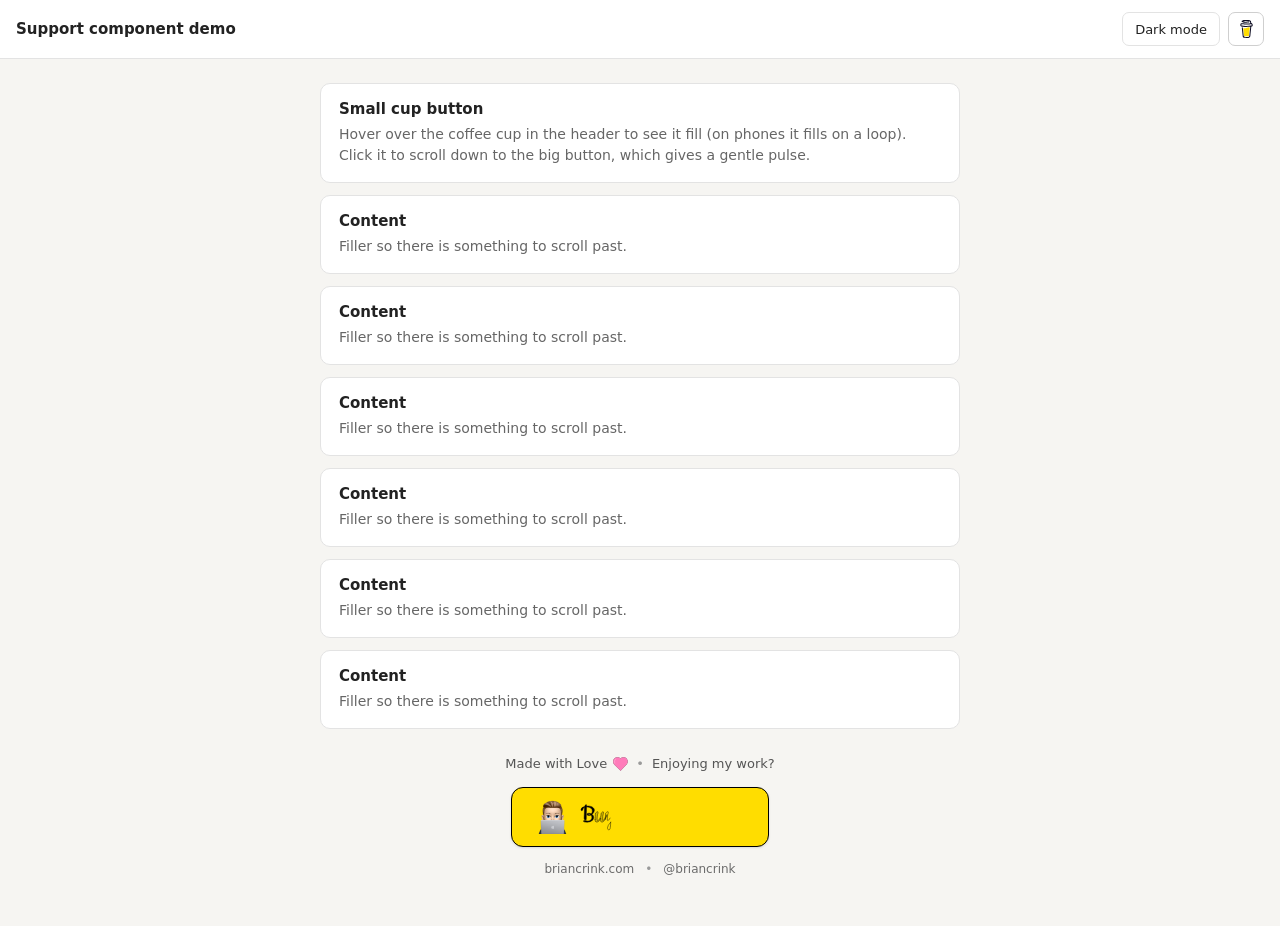
<file: buymeacoffee/demo.html>
<!DOCTYPE html>
<html lang="en">
<head>
<meta charset="utf-8">
<meta name="viewport" content="width=device-width, initial-scale=1">
<title>Support component demo</title>
<!--
  This demo embeds support.css and support.js so it works on its own (including in previews). See README.md.
  On your site, link the two files instead:
    <link rel="stylesheet" href="support.css">
    <button data-bc-support-jump></button>     (small cup button, e.g. in your header)
    <div data-bc-support></div>                (big button + links, e.g. in your footer)
    <script src="support.js" defer></script>
-->
<style>
/*! support.css | Made with Love + Buy Me a Coffee button + personal links | Documentation: README.md
 * Button lettering: "Cookie" typeface (c) 2011 Ania Kruk (hello@aniakruk.com), with Reserved Font Name Cookie,
 * drawn as vector outlines. Licensed under the SIL Open Font License, Version 1.1: https://openfontlicense.org
 */
.bcs{
  --bcs-label:#555; --bcs-muted:#6b6b6b; --bcs-faint:#9a9a9a; --bcs-hover:#222; --bcs-focus:#4a78c2;
  display:grid; justify-items:center; gap:14px; margin:26px auto 6px; text-align:center;
  font-family:system-ui,-apple-system,"Segoe UI",Roboto,sans-serif; line-height:1.4;
}
[data-theme="dark"] .bcs, .bcs[data-theme="dark"]{ --bcs-label:#a9b8d0; --bcs-muted:#8a9bb6; --bcs-faint:#6f82a3; --bcs-hover:#e7edf7; --bcs-focus:#7aa7ff; }
@media (prefers-color-scheme:dark){ .bcs[data-theme="auto"]{ --bcs-label:#a9b8d0; --bcs-muted:#8a9bb6; --bcs-faint:#6f82a3; --bcs-hover:#e7edf7; --bcs-focus:#7aa7ff; } }
.bcs *,.bcs *::before,.bcs *::after{box-sizing:border-box}

/* "Made with Love ♥ • Enjoying my work?" */
.bcs-line{margin:0; font-size:13px; color:var(--bcs-label); display:flex; align-items:center; justify-content:center; gap:6px; flex-wrap:wrap}
.bcs-heart{width:1.15em; height:1.08em; display:inline-block; vertical-align:-.15em}
.bcs-dot{color:var(--bcs-faint); margin:0 2px}

/* Button */
.bcs-btn{display:inline-flex; align-items:center; gap:10px; height:60px; padding:0 24px; border-radius:12px;
  background:#FFDD00; color:#000; border:1px solid #000; text-decoration:none; line-height:1;
  box-shadow:0 1px 2px rgba(190,190,190,.5); transition:transform .2s ease, box-shadow .2s ease}
.bcs-btn:hover{transform:translateY(-1px); box-shadow:0 6px 18px rgba(0,0,0,.18)}
.bcs-btn:focus-visible{outline:3px solid var(--bcs-focus); outline-offset:3px}
.bcs-dev{width:34px; height:34px; flex:none; display:block}
.bcs-text{position:relative; display:inline-block; white-space:nowrap}
.bcs-ink{display:inline-block}
.bcs-script{display:block; overflow:visible}
.bcs-sr{position:absolute; width:1px; height:1px; padding:0; margin:-1px; overflow:hidden; clip:rect(0,0,0,0); white-space:nowrap; border:0}

/* Cup: coffee layer (rises from the bottom) under the outline layer */
.bcs-cup{position:relative; display:block; flex:none; width:19px; height:27px; color:#000; margin-left:2px}
.bcs-cup svg{position:absolute; left:0; bottom:0; width:100%; height:100%; display:block}
.bcs-cup-fill{position:absolute; left:0; right:0; bottom:0; height:100%; overflow:hidden}
.bcs-cup-fill svg{height:auto; aspect-ratio:884/1279}

/* Small cup button (data-bc-support-jump): scrolls to the big button. Cup fills on hover; loops on touch screens */
.bcs-jump{--bcs-jump-bg:#fff; --bcs-jump-border:#cfcfcf; --bcs-jump-hover:#f3f3f3; --bcs-jump-icon:#0D0C22; --bcs-focus:#4a78c2;
  display:inline-flex; align-items:center; justify-content:center; width:36px; height:34px; padding:0; border-radius:7px;
  border:1px solid var(--bcs-jump-border); background:var(--bcs-jump-bg); color:var(--bcs-jump-icon); cursor:pointer;
  transition:background .15s, border-color .15s; -webkit-tap-highlight-color:transparent}
.bcs-jump:hover{background:var(--bcs-jump-hover)}
.bcs-jump:focus-visible{outline:2px solid var(--bcs-focus); outline-offset:1px}
[data-theme="dark"] .bcs-jump, .bcs-jump[data-theme="dark"]{--bcs-jump-bg:#0b1729; --bcs-jump-border:#2b4570; --bcs-jump-hover:#1a2f52; --bcs-jump-icon:#e7edf7; --bcs-focus:#7aa7ff}
@media (prefers-color-scheme:dark){ .bcs-jump[data-theme="auto"]{--bcs-jump-bg:#0b1729; --bcs-jump-border:#2b4570; --bcs-jump-hover:#1a2f52; --bcs-jump-icon:#e7edf7; --bcs-focus:#7aa7ff} }
.bcs-jump .bcs-cup{width:13px; height:18px; margin:0; color:inherit}
@keyframes bcsCupFill{0%,12%{height:7.9%} 68%{height:56.4%} 100%{height:56.4%}}
.bcs-jump:hover .bcs-cup-fill,.bcs-jump:focus-visible .bcs-cup-fill{animation:bcsCupFill 2.2s cubic-bezier(.45,.05,.35,1) infinite}
@media (hover:none),(pointer:coarse){ .bcs-jump .bcs-cup-fill{animation:bcsCupFill 2.2s cubic-bezier(.45,.05,.35,1) infinite} }

/* Personal links */
.bcs-links{margin:-2px 0 0; font-size:12px; color:var(--bcs-faint); display:flex; align-items:center; justify-content:center; gap:6px; flex-wrap:wrap}
.bcs-links a{color:var(--bcs-muted); text-decoration:none; border-radius:4px; padding:2px 3px; transition:color .2s}
.bcs-links a:hover{color:var(--bcs-hover); text-decoration:underline; text-underline-offset:3px}
.bcs-links a:focus-visible{outline:2px solid var(--bcs-focus); outline-offset:1px}

/* 6 s loop: developer fades in -> lettering is hand-written -> cup fills -> hold -> fade out -> repeat */
.bcs-dev{animation:bcsDev 6s ease infinite}
.bcs-ink{animation:bcsInk 6s ease infinite}
.bcs-btn .bcs-cup .bcs-cup-outline{animation:bcsOutline 6s ease infinite}
.bcs-btn .bcs-cup .bcs-cup-fill{animation:bcsFill 6s cubic-bezier(.45,.05,.35,1) infinite}
.bcs-dev,.bcs-ink,.bcs-btn .bcs-cup-fill,.bcs-btn .bcs-cup-outline{will-change:opacity}
/* support.js drives the loop from one clock; it adds .bcs-js, which turns these CSS animations off */
.bcs-btn.bcs-js .bcs-dev,.bcs-btn.bcs-js .bcs-ink,.bcs-btn.bcs-js .bcs-cup-fill,.bcs-btn.bcs-js .bcs-cup-outline,.bcs-btn.bcs-js .bcs-g{animation:none!important}
@keyframes bcsDev{0%{opacity:0} 9%{opacity:1} 90%{opacity:1} 100%{opacity:0}}
@keyframes bcsInk{0%,90%{opacity:1} 100%{opacity:0}}
@keyframes bcsOutline{0%,50%{opacity:0} 55%{opacity:1} 90%{opacity:1} 100%{opacity:0}}
@keyframes bcsFill{0%,56%{height:7.9%;opacity:1} 80%{height:56.4%;opacity:1} 90%{height:56.4%;opacity:1} 100%{height:56.4%;opacity:0}}

/* Hand-writing: each letter's outline is traced with a pen line, then filled with ink */
.bcs-script .bcs-g{fill:#000; stroke:#000; stroke-width:16; stroke-linejoin:round; stroke-linecap:round;
  stroke-dasharray:1; stroke-dashoffset:0; fill-opacity:1;
  animation-duration:6s; animation-iteration-count:infinite; animation-timing-function:linear}
.bcs-g0{animation-name:bcsW0}
.bcs-g1{animation-name:bcsW1}
.bcs-g2{animation-name:bcsW2}
.bcs-g3{animation-name:bcsW3}
.bcs-g4{animation-name:bcsW4}
.bcs-g5{animation-name:bcsW5}
.bcs-g6{animation-name:bcsW6}
.bcs-g7{animation-name:bcsW7}
.bcs-g8{animation-name:bcsW8}
.bcs-g9{animation-name:bcsW9}
.bcs-g10{animation-name:bcsW10}
@keyframes bcsW0{0%,10.00%{stroke-dashoffset:1;fill-opacity:0} 14.94%{stroke-dashoffset:0;fill-opacity:0} 18.94%{stroke-dashoffset:0;fill-opacity:1} 100%{stroke-dashoffset:0;fill-opacity:1}}
@keyframes bcsW1{0%,14.94%{stroke-dashoffset:1;fill-opacity:0} 18.50%{stroke-dashoffset:0;fill-opacity:0} 22.50%{stroke-dashoffset:0;fill-opacity:1} 100%{stroke-dashoffset:0;fill-opacity:1}}
@keyframes bcsW2{0%,18.50%{stroke-dashoffset:1;fill-opacity:0} 21.92%{stroke-dashoffset:0;fill-opacity:0} 25.92%{stroke-dashoffset:0;fill-opacity:1} 100%{stroke-dashoffset:0;fill-opacity:1}}
@keyframes bcsW3{0%,21.92%{stroke-dashoffset:1;fill-opacity:0} 27.20%{stroke-dashoffset:0;fill-opacity:0} 31.20%{stroke-dashoffset:0;fill-opacity:1} 100%{stroke-dashoffset:0;fill-opacity:1}}
@keyframes bcsW4{0%,27.20%{stroke-dashoffset:1;fill-opacity:0} 30.06%{stroke-dashoffset:0;fill-opacity:0} 34.06%{stroke-dashoffset:0;fill-opacity:1} 100%{stroke-dashoffset:0;fill-opacity:1}}
@keyframes bcsW5{0%,30.06%{stroke-dashoffset:1;fill-opacity:0} 33.80%{stroke-dashoffset:0;fill-opacity:0} 37.80%{stroke-dashoffset:0;fill-opacity:1} 100%{stroke-dashoffset:0;fill-opacity:1}}
@keyframes bcsW6{0%,33.80%{stroke-dashoffset:1;fill-opacity:0} 36.59%{stroke-dashoffset:0;fill-opacity:0} 40.59%{stroke-dashoffset:0;fill-opacity:1} 100%{stroke-dashoffset:0;fill-opacity:1}}
@keyframes bcsW7{0%,36.59%{stroke-dashoffset:1;fill-opacity:0} 40.14%{stroke-dashoffset:0;fill-opacity:0} 44.14%{stroke-dashoffset:0;fill-opacity:1} 100%{stroke-dashoffset:0;fill-opacity:1}}
@keyframes bcsW8{0%,40.14%{stroke-dashoffset:1;fill-opacity:0} 44.28%{stroke-dashoffset:0;fill-opacity:0} 48.28%{stroke-dashoffset:0;fill-opacity:1} 100%{stroke-dashoffset:0;fill-opacity:1}}
@keyframes bcsW9{0%,44.28%{stroke-dashoffset:1;fill-opacity:0} 47.14%{stroke-dashoffset:0;fill-opacity:0} 51.14%{stroke-dashoffset:0;fill-opacity:1} 100%{stroke-dashoffset:0;fill-opacity:1}}
@keyframes bcsW10{0%,47.14%{stroke-dashoffset:1;fill-opacity:0} 50.00%{stroke-dashoffset:0;fill-opacity:0} 54.00%{stroke-dashoffset:0;fill-opacity:1} 100%{stroke-dashoffset:0;fill-opacity:1}}

/* Highlight (BCSupport.highlight): one gentle grow + a ripple that starts at the border and fades */
.bcs-btn.bcs-pulse{animation:bcsPulse 1.1s cubic-bezier(.3,.7,.4,1) 1}
@keyframes bcsPulse{
  0%  {transform:none;        box-shadow:0 1px 2px rgba(190,190,190,.5), 0 0 0 0 rgba(255,221,0,.6)}
  35% {transform:scale(1.03); box-shadow:0 1px 2px rgba(190,190,190,.5), 0 0 0 4px rgba(255,221,0,.35)}
  100%{transform:none;        box-shadow:0 1px 2px rgba(190,190,190,.5), 0 0 0 9px rgba(255,221,0,0)}
}

/* Reduced motion: no animation, everything shown complete */
@media (prefers-reduced-motion:reduce){
  .bcs *,.bcs *::before,.bcs *::after,.bcs-jump *{animation:none!important; transition:none!important}
}

</style>
<style>
  /* demo page only */
  :root{--bg:#f6f5f2;--panel:#fff;--text:#222;--muted:#666;--border:#e3e3e3}
  html[data-theme="dark"]{--bg:#0b1526;--panel:#0f1d33;--text:#e7edf7;--muted:#a9b8d0;--border:#20365a}
  body{margin:0;font-family:system-ui,-apple-system,"Segoe UI",Roboto,sans-serif;background:var(--bg);color:var(--text)}
  header{position:sticky;top:0;z-index:5;display:flex;align-items:center;gap:8px;padding:12px 16px;background:var(--panel);border-bottom:1px solid var(--border)}
  header h1{font-size:15px;margin:0 auto 0 0}
  .demo-btn{font:inherit;font-size:13px;height:34px;padding:0 12px;border-radius:7px;border:1px solid var(--border);background:var(--panel);color:var(--text);cursor:pointer}
  main{max-width:640px;margin:0 auto;padding:24px 16px 40px}
  .card{background:var(--panel);border:1px solid var(--border);border-radius:10px;padding:16px 18px;margin-bottom:12px}
  .card h2{font-size:15px;margin:0 0 6px}
  .card p{margin:0;color:var(--muted);font-size:14px;line-height:1.5}
</style>
</head>
<body>
  <header>
    <h1>Support component demo</h1>
    <button class="demo-btn" id="themeBtn" type="button">Dark mode</button>
    <button data-bc-support-jump></button>
  </header>
  <main>
    <div class="card"><h2>Small cup button</h2><p>Hover over the coffee cup in the header to see it fill (on phones it fills on a loop). Click it to scroll down to the big button, which gives a gentle pulse.</p></div>
    <div class="card"><h2>Content</h2><p>Filler so there is something to scroll past.</p></div>
    <div class="card"><h2>Content</h2><p>Filler so there is something to scroll past.</p></div>
    <div class="card"><h2>Content</h2><p>Filler so there is something to scroll past.</p></div>
    <div class="card"><h2>Content</h2><p>Filler so there is something to scroll past.</p></div>
    <div class="card"><h2>Content</h2><p>Filler so there is something to scroll past.</p></div>
    <div class="card"><h2>Content</h2><p>Filler so there is something to scroll past.</p></div>
    <div data-bc-support></div>
  </main>
<script>
/*! support.js | Made with Love + Buy Me a Coffee button + personal links | Documentation: README.md */
(function () {
  'use strict';
  if (window.BCSupport) return;

  var DEV = '[data-uri]';
  var SCRIPT_VB = '-30 -819 4756 1169', SCRIPT_W = '133.2', SCRIPT_H = '32.7';
  var GLYPHS = ["M255 -26Q309 -26 350.5 -64.0Q392 -102 392.0 -151.5Q392 -201 361 -243Q327 -226 294 -226Q217 -226 217 -274Q217 -288 236.0 -299.5Q255 -311 290.5 -311.0Q326 -311 368 -290Q408 -333 408 -387Q408 -454 349.5 -493.5Q291 -533 224 -533Q210 -533 203 -532Q202 -503 198 -439Q192 -343 192 -146Q192 -70 181 -70Q138 -70 126.0 -82.0Q114 -94 114 -151Q114 -165 119.5 -266.0Q125 -367 125.0 -429.0Q125 -491 129 -520Q76 -502 72 -462Q68 -429 57.5 -416.0Q47 -403 29.5 -403.0Q12 -403 6.0 -412.5Q0 -422 0 -432Q0 -519 135 -552Q152 -620 189 -620Q204 -620 204 -564Q230 -567 268.5 -567.0Q307 -567 357.0 -552.5Q407 -538 444.0 -501.5Q481 -465 481 -420Q481 -336 400 -269Q456 -225 456.0 -164.0Q456 -103 418 -63Q347 10 228 10Q147 10 112 -1Q105 -3 97.5 -11.5Q90 -20 90 -33Q90 -54 131 -54Q144 -54 188.0 -40.0Q232 -26 255 -26ZM340 -265Q310 -290 283.5 -290.0Q257 -290 257 -279Q257 -256 306 -256Q324 -256 340 -265Z", "M506 -87 512 -199Q512 -306 522.0 -316.0Q532 -326 557.5 -345.5Q583 -365 594.5 -365.0Q606 -365 609.0 -361.0Q612 -357 612 -345Q612 -302 593 -258Q578 -166 578.0 -107.0Q578 -48 597 -48Q620 -48 651.0 -88.0Q682 -128 713 -207Q722 -307 727.5 -315.0Q733 -323 755.0 -344.0Q777 -365 791.5 -365.0Q806 -365 806 -327Q806 -317 800.5 -288.0Q795 -259 788 -246Q777 -218 777 -73Q777 -46 783 -46Q800 -47 830.0 -88.5Q860 -130 889.5 -195.0Q919 -260 925.5 -260.0Q932 -260 932 -252Q932 -224 903 -163Q824 5 770 5Q731 5 711 -11Q704 -18 704.0 -54.0Q704 -90 707 -134Q675 -66 643.0 -30.5Q611 5 571.5 5.0Q532 5 519.0 -16.0Q506 -37 506 -87Z", "M871 -87 877 -199Q877 -306 887.0 -316.0Q897 -326 922.5 -345.5Q948 -365 959.5 -365.0Q971 -365 974.0 -361.0Q977 -357 977 -345Q977 -302 958 -258Q943 -166 943.0 -107.0Q943 -48 957 -48Q981 -48 1012.5 -90.5Q1044 -133 1077 -216Q1078 -238 1079.0 -262.5Q1080 -287 1081.0 -298.5Q1082 -310 1082.5 -315.0Q1083 -320 1110.0 -342.5Q1137 -365 1151.5 -365.0Q1166 -365 1166 -327Q1166 -317 1160.5 -288.0Q1155 -259 1148 -246Q1140 -175 1137 -122Q1235 -246 1241.5 -253.0Q1248 -260 1253 -260Q1263 -260 1263 -250Q1263 -244 1259 -237Q1227 -190 1133 -72Q1127 47 1125 90Q1120 217 1089.5 268.5Q1059 320 981 320Q947 320 917.5 299.5Q888 279 888.0 228.5Q888 178 926.5 125.0Q965 72 1067 -38L1073 -147Q1039 -72 1006.0 -33.5Q973 5 933.0 5.0Q893 5 882.0 -15.0Q871 -35 871 -87ZM1064 9Q950 132 950 206Q950 240 962.0 262.0Q974 284 995 284Q1027 284 1040.0 249.0Q1053 214 1059 107Z", "M1503 -54 1504 -23Q1504 5 1488 5Q1464 5 1442.0 -1.5Q1420 -8 1420.0 -19.5Q1420 -31 1425.5 -98.5Q1431 -166 1431 -200V-259Q1431 -307 1441.0 -317.0Q1451 -327 1476.5 -346.0Q1502 -365 1513.5 -365.0Q1525 -365 1528.0 -361.0Q1531 -357 1531 -346Q1531 -293 1511 -246Q1506 -189 1506 -167Q1559 -266 1580 -297Q1617 -355 1647 -355Q1666 -355 1682.5 -340.0Q1699 -325 1699.0 -303.0Q1699 -281 1698.5 -261.5Q1698 -242 1697.0 -231.0Q1696 -220 1696 -217Q1700 -225 1730.0 -262.0Q1760 -299 1770.5 -310.0Q1781 -321 1793 -332Q1816 -355 1834.5 -355.0Q1853 -355 1869.5 -341.0Q1886 -327 1886 -306Q1886 -262 1876.5 -176.5Q1867 -91 1867.0 -68.5Q1867 -46 1873 -46Q1890 -47 1920.0 -88.5Q1950 -130 1979.5 -195.0Q2009 -260 2015.5 -260.0Q2022 -260 2022 -252Q2022 -224 1993 -163Q1914 5 1860 5Q1826 5 1806 -11Q1799 -18 1799.0 -47.5Q1799 -77 1804.5 -143.5Q1810 -210 1810.0 -243.0Q1810 -276 1799 -276Q1786 -276 1742.5 -232.0Q1699 -188 1696 -170Q1690 -136 1690 -23Q1690 5 1675 5Q1652 5 1631.5 -1.5Q1611 -8 1611.0 -19.5Q1611 -31 1617.0 -118.0Q1623 -205 1623.0 -240.5Q1623 -276 1611.5 -276.0Q1600 -276 1556.0 -207.5Q1512 -139 1507.5 -112.0Q1503 -85 1503 -54Z", "M2084 5Q2028 5 1995.0 -37.5Q1962 -80 1962 -134Q1962 -243 2008.0 -299.0Q2054 -355 2127 -355Q2161 -355 2183.0 -336.5Q2205 -318 2205 -286Q2205 -226 2154.5 -185.5Q2104 -145 2031 -143Q2035 -104 2057.5 -75.5Q2080 -47 2110.0 -47.0Q2140 -47 2164.0 -61.0Q2188 -75 2208 -101Q2250 -156 2280 -226Q2288 -244 2292.5 -252.0Q2297 -260 2302.5 -260.0Q2308 -260 2308 -252Q2308 -202 2247 -102Q2181 5 2084 5ZM2031 -167Q2090 -177 2117.5 -205.0Q2145 -233 2145.0 -278.0Q2145 -323 2116 -323Q2081 -323 2057.0 -274.5Q2033 -226 2031 -167Z", "M2735 5Q2696 5 2676 -11Q2669 -18 2669.0 -46.5Q2669 -75 2671 -123Q2645 -58 2619.5 -26.5Q2594 5 2554.0 5.0Q2514 5 2484.0 -32.5Q2454 -70 2454.0 -150.5Q2454 -231 2499.5 -293.0Q2545 -355 2619 -355Q2651 -355 2691 -313Q2699 -324 2719.5 -339.5Q2740 -355 2754.5 -355.0Q2769 -355 2769 -317Q2769 -307 2763.5 -278.0Q2758 -249 2751 -236Q2742 -213 2742 -73Q2742 -46 2748 -46Q2765 -47 2795.0 -88.5Q2825 -130 2854.5 -195.0Q2884 -260 2890.5 -260.0Q2897 -260 2897 -252Q2897 -224 2868 -163Q2789 5 2735 5ZM2613 -315Q2585 -315 2553.5 -273.5Q2522 -232 2522.0 -176.0Q2522 -120 2538.5 -84.0Q2555 -48 2582 -48Q2615 -48 2679 -213Q2680 -221 2681.5 -240.5Q2683 -260 2684 -270Q2675 -286 2652.5 -300.5Q2630 -315 2613 -315Z", "M3215 -243 3223 -294Q3223 -305 3216.0 -314.0Q3209 -323 3198 -323Q3161 -323 3134.0 -267.5Q3107 -212 3107.0 -161.0Q3107 -110 3128.0 -78.5Q3149 -47 3179.5 -47.0Q3210 -47 3234.0 -61.0Q3258 -75 3278 -101Q3320 -156 3350 -226Q3358 -244 3362.5 -252.0Q3367 -260 3372.5 -260.0Q3378 -260 3378 -252Q3378 -219 3355.0 -173.0Q3332 -127 3316.5 -102.5Q3301 -78 3277 -51Q3227 5 3152 5Q3095 5 3065.5 -35.5Q3036 -76 3036 -122Q3036 -236 3085.5 -295.5Q3135 -355 3211 -355Q3243 -355 3261.5 -338.5Q3280 -322 3280 -301Q3280 -262 3266.0 -243.0Q3252 -224 3232 -224Q3215 -224 3215 -243Z", "M3635 -217Q3675 -230 3690.5 -239.5Q3706 -249 3714 -254L3726 -261Q3731 -264 3734 -264Q3742 -264 3742.0 -255.0Q3742 -246 3711.0 -223.5Q3680 -201 3634 -183Q3627 -99 3581.0 -47.0Q3535 5 3450 5Q3388 5 3355.0 -44.5Q3322 -94 3322.0 -160.5Q3322 -227 3361.5 -286.0Q3401 -345 3463 -345Q3491 -365 3529.5 -365.0Q3568 -365 3601.0 -324.0Q3634 -283 3635 -217ZM3570 -166 3534 -164Q3488 -164 3456.0 -191.5Q3424 -219 3424.0 -252.0Q3424 -285 3435 -309Q3392 -275 3392 -175Q3392 -127 3412.0 -83.5Q3432 -40 3475.0 -40.0Q3518 -40 3542.0 -76.5Q3566 -113 3570 -166ZM3508 -332Q3492 -332 3483.0 -317.5Q3474 -303 3474 -286Q3474 -249 3499.5 -226.0Q3525 -203 3559 -203H3571Q3569 -252 3554.5 -292.0Q3540 -332 3508 -332Z", "M3919 -243 3926 -281Q3885 -289 3885.0 -326.5Q3885 -364 3939 -364Q3990 -620 4066 -620Q4081 -620 4092.0 -595.0Q4103 -570 4103.0 -522.0Q4103 -474 4081.0 -407.5Q4059 -341 4028 -302L4031 -295Q4060 -282 4090.5 -282.0Q4121 -282 4138.5 -285.5Q4156 -289 4158 -289Q4170 -289 4170 -276Q4170 -265 4149.5 -259.5Q4129 -254 4102.0 -254.0Q4075 -254 4039 -265Q4069 -181 4069.0 -46.5Q4069 88 4039.0 168.0Q4009 248 3960 248Q3932 248 3910.0 229.0Q3888 210 3888 165Q3888 7 3914 -203Q3885 -188 3856 -179Q3872 -109 3872.0 -48.0Q3872 13 3870.0 51.5Q3868 90 3861.0 140.5Q3854 191 3843.0 229.0Q3832 267 3811.0 293.5Q3790 320 3758.5 320.0Q3727 320 3706.5 299.0Q3686 278 3686 215Q3686 37 3706 -172Q3649 -195 3649 -254Q3649 -290 3667.5 -314.0Q3686 -338 3714 -338Q3722 -338 3726 -337Q3740 -426 3752.5 -483.0Q3765 -540 3794.5 -580.0Q3824 -620 3852 -620Q3884 -620 3884 -549Q3884 -439 3802 -298Q3827 -271 3847 -214Q3881 -223 3919 -243ZM3771 -164Q3761 -27 3761.0 85.0Q3761 197 3764.0 239.0Q3767 281 3778 281Q3808 281 3827.0 193.5Q3846 106 3846.0 5.0Q3846 -96 3825 -171Q3801 -164 3771 -164ZM3960 25Q3960 209 3977 209Q4001 209 4019.5 138.0Q4038 67 4038 -23Q4038 -213 4000 -267L3982 -249Q3960 -81 3960 25ZM4079 -500Q4079 -565 4067 -565Q4030 -565 3996 -349Q4006 -341 4016 -325Q4031 -339 4055.0 -402.5Q4079 -466 4079 -500ZM3862 -538Q3862 -578 3853 -578Q3837 -578 3818.5 -506.0Q3800 -434 3785 -314Q3862 -448 3862 -538ZM3708 -307Q3680 -307 3680.0 -277.0Q3680 -247 3712 -225L3721 -305Q3714 -307 3708 -307ZM3774 -206Q3789 -206 3813 -208Q3799 -245 3781 -265L3779 -261Q3775 -225 3774 -206Z", "M4232 5Q4176 5 4143.0 -37.5Q4110 -80 4110 -134Q4110 -243 4156.0 -299.0Q4202 -355 4275 -355Q4309 -355 4331.0 -336.5Q4353 -318 4353 -286Q4353 -226 4302.5 -185.5Q4252 -145 4179 -143Q4183 -104 4205.5 -75.5Q4228 -47 4258.0 -47.0Q4288 -47 4312.0 -61.0Q4336 -75 4356 -101Q4398 -156 4428 -226Q4436 -244 4440.5 -252.0Q4445 -260 4450.5 -260.0Q4456 -260 4456 -252Q4456 -202 4395 -102Q4329 5 4232 5ZM4179 -167Q4238 -177 4265.5 -205.0Q4293 -233 4293.0 -278.0Q4293 -323 4264 -323Q4229 -323 4205.0 -274.5Q4181 -226 4179 -167Z", "M4525 5Q4469 5 4436.0 -37.5Q4403 -80 4403 -134Q4403 -243 4449.0 -299.0Q4495 -355 4568 -355Q4602 -355 4624.0 -336.5Q4646 -318 4646 -286Q4646 -226 4595.5 -185.5Q4545 -145 4472 -143Q4476 -104 4498.5 -75.5Q4521 -47 4551.0 -47.0Q4581 -47 4605.0 -61.0Q4629 -75 4649 -101Q4691 -156 4721 -226Q4729 -244 4733.5 -252.0Q4738 -260 4743.5 -260.0Q4749 -260 4749 -252Q4749 -202 4688 -102Q4622 5 4525 5ZM4472 -167Q4531 -177 4558.5 -205.0Q4586 -233 4586.0 -278.0Q4586 -323 4557 -323Q4522 -323 4498.0 -274.5Q4474 -226 4472 -167Z"];
  var COFFEE_D = 'M472.623 590.836C426.682 610.503 374.546 632.802 306.976 632.802C278.71 632.746 250.58 628.868 223.353 621.274L270.086 1101.08C271.74 1121.13 280.876 1139.83 295.679 1153.46C310.482 1167.09 329.87 1174.65 349.992 1174.65C349.992 1174.65 416.254 1178.09 438.365 1178.09C462.161 1178.09 533.516 1174.65 533.516 1174.65C553.636 1174.65 573.019 1167.08 587.819 1153.45C602.619 1139.82 611.752 1121.13 613.406 1101.08L663.459 570.876C641.091 563.237 618.516 558.161 593.068 558.161C549.054 558.144 513.591 573.303 472.623 590.836Z';
  var OUTLINE_D = 'M879.567 341.849L872.53 306.352C866.215 274.503 851.882 244.409 819.19 232.898C808.711 229.215 796.821 227.633 788.786 220.01C780.751 212.388 778.376 200.55 776.518 189.572C773.076 169.423 769.842 149.257 766.314 129.143C763.269 111.85 760.86 92.4243 752.928 76.56C742.604 55.2584 721.182 42.8009 699.88 34.559C688.965 30.4844 677.826 27.0375 666.517 24.2352C613.297 10.1947 557.342 5.03277 502.591 2.09047C436.875 -1.53577 370.983 -0.443234 305.422 5.35968C256.625 9.79894 205.229 15.1674 158.858 32.0469C141.91 38.224 124.445 45.6399 111.558 58.7341C95.7448 74.8221 90.5829 99.7026 102.128 119.765C110.336 134.012 124.239 144.078 138.985 150.737C158.192 159.317 178.251 165.846 198.829 170.215C256.126 182.879 315.471 187.851 374.007 189.968C438.887 192.586 503.87 190.464 568.44 183.618C584.408 181.863 600.347 179.758 616.257 177.304C634.995 174.43 647.022 149.928 641.499 132.859C634.891 112.453 617.134 104.538 597.055 107.618C594.095 108.082 591.153 108.512 588.193 108.942L586.06 109.252C579.257 110.113 572.455 110.915 565.653 111.661C551.601 113.175 537.515 114.414 523.394 115.378C491.768 117.58 460.057 118.595 428.363 118.647C397.219 118.647 366.058 117.769 334.983 115.722C320.805 114.793 306.661 113.611 292.552 112.177C286.134 111.506 279.733 110.801 273.333 110.009L267.241 109.235L265.917 109.046L259.602 108.134C246.697 106.189 233.792 103.953 221.025 101.251C219.737 100.965 218.584 100.249 217.758 99.2193C216.932 98.1901 216.482 96.9099 216.482 95.5903C216.482 94.2706 216.932 92.9904 217.758 91.9612C218.584 90.9319 219.737 90.2152 221.025 89.9293H221.266C232.33 87.5721 243.479 85.5589 254.663 83.8038C258.392 83.2188 262.131 82.6453 265.882 82.0832H265.985C272.988 81.6186 280.026 80.3625 286.994 79.5366C347.624 73.2302 408.614 71.0801 469.538 73.1014C499.115 73.9618 528.676 75.6996 558.116 78.6935C564.448 79.3474 570.746 80.0357 577.043 80.8099C579.452 81.1025 581.878 81.4465 584.305 81.7391L589.191 82.4445C603.438 84.5667 617.61 87.1419 631.708 90.1703C652.597 94.7128 679.422 96.1925 688.713 119.077C691.673 126.338 693.015 134.408 694.649 142.03L696.731 151.752C696.786 151.926 696.826 152.105 696.852 152.285C701.773 175.227 706.7 198.169 711.632 221.111C711.994 222.806 712.002 224.557 711.657 226.255C711.312 227.954 710.621 229.562 709.626 230.982C708.632 232.401 707.355 233.6 705.877 234.504C704.398 235.408 702.75 235.997 701.033 236.236H700.895L697.884 236.649L694.908 237.044C685.478 238.272 676.038 239.419 666.586 240.486C647.968 242.608 629.322 244.443 610.648 245.992C573.539 249.077 536.356 251.102 499.098 252.066C480.114 252.57 461.135 252.806 442.162 252.771C366.643 252.712 291.189 248.322 216.173 239.625C208.051 238.662 199.93 237.629 191.808 236.58C198.106 237.389 187.231 235.96 185.029 235.651C179.867 234.928 174.705 234.177 169.543 233.397C152.216 230.798 134.993 227.598 117.7 224.793C96.7944 221.352 76.8005 223.073 57.8906 233.397C42.3685 241.891 29.8055 254.916 21.8776 270.735C13.7217 287.597 11.2956 305.956 7.64786 324.075C4.00009 342.193 -1.67805 361.688 0.472751 380.288C5.10128 420.431 33.165 453.054 73.5313 460.35C111.506 467.232 149.687 472.807 187.971 477.556C338.361 495.975 490.294 498.178 641.155 484.129C653.44 482.982 665.708 481.732 677.959 480.378C681.786 479.958 685.658 480.398 689.292 481.668C692.926 482.938 696.23 485.005 698.962 487.717C701.694 490.429 703.784 493.718 705.08 497.342C706.377 500.967 706.846 504.836 706.453 508.665L702.633 545.797C694.936 620.828 687.239 695.854 679.542 770.874C671.513 849.657 663.431 928.434 655.298 1007.2C653.004 1029.39 650.71 1051.57 648.416 1073.74C646.213 1095.58 645.904 1118.1 641.757 1139.68C635.218 1173.61 612.248 1194.45 578.73 1202.07C548.022 1209.06 516.652 1212.73 485.161 1213.01C450.249 1213.2 415.355 1211.65 380.443 1211.84C343.173 1212.05 297.525 1208.61 268.756 1180.87C243.479 1156.51 239.986 1118.36 236.545 1085.37C231.957 1041.7 227.409 998.039 222.9 954.381L197.607 711.615L181.244 554.538C180.968 551.94 180.693 549.376 180.435 546.76C178.473 528.023 165.207 509.681 144.301 510.627C126.407 511.418 106.069 526.629 108.168 546.76L120.298 663.214L145.385 904.104C152.532 972.528 159.661 1040.96 166.773 1109.41C168.15 1122.52 169.44 1135.67 170.885 1148.78C178.749 1220.43 233.465 1259.04 301.224 1269.91C340.799 1276.28 381.337 1277.59 421.497 1278.24C472.979 1279.07 524.977 1281.050 575.615 1271.72C650.653 1257.95 706.952 1207.85 714.987 1130.13C717.282 1107.69 719.576 1085.25 721.870 1062.8C729.498 988.559 737.115 914.313 744.72 840.061L769.601 597.451L781.009 486.263C781.577 480.749 783.905 475.565 787.649 471.478C791.392 467.391 796.352 464.617 801.794 463.567C823.25 459.386 843.761 452.245 859.023 435.916C883.318 409.918 888.153 376.021 879.567 341.849ZM800.796 382.989C793.088 390.319 781.473 393.726 769.996 395.43C641.292 414.529 510.713 424.199 380.597 419.932C287.476 416.749 195.336 406.407 103.144 393.382C94.1102 392.109 84.3197 390.457 78.1082 383.798C66.4078 371.237 72.1548 345.944 75.2003 330.768C77.9878 316.865 83.3218 298.334 99.8572 296.355C125.667 293.327 155.64 304.218 181.175 308.09C211.917 312.781 242.774 316.538 273.745 319.36C405.925 331.405 540.325 329.529 671.92 311.91C695.905 308.686 719.805 304.941 743.619 300.674C764.835 296.871 788.356 289.731 801.175 311.703C809.967 326.673 811.137 346.701 809.778 363.615C809.359 370.984 806.139 377.915 800.779 382.989H800.796Z';
  var HEART = '<svg class="bcs-heart" xmlns="http://www.w3.org/2000/svg" viewBox="0 0 1320 1235" role="img" aria-label="love"><defs><path id="{HS}" d="M655,138 C728,60 830,22 925,20 C1142,18 1306,190 1306,405 C1306,507 1266,592 1198,665 L673,1210 L127,685 C57,610 14,510 14,405 C14,195 182,30 395,30 C500,30 590,70 655,138 Z"/><filter id="{HI}" x="-5%" y="-5%" width="110%" height="110%" color-interpolation-filters="sRGB"><feComponentTransfer in="SourceAlpha" result="inv"><feFuncA type="table" tableValues="1 0"/></feComponentTransfer><feGaussianBlur in="inv" stdDeviation="17" result="blur"/><feFlood flood-color="#4a0f2e" flood-opacity="1" result="col"/><feComposite in="col" in2="blur" operator="in" result="shadow"/><feComposite in="shadow" in2="SourceAlpha" operator="in" result="inner"/><feMerge><feMergeNode in="SourceGraphic"/><feMergeNode in="inner"/></feMerge></filter></defs><use href="#{HS}" fill="none" stroke="#e6e6e6" stroke-width="18" stroke-linejoin="round"/><use href="#{HS}" fill="none" stroke="#ffffff" stroke-width="13" stroke-linejoin="round"/><use href="#{HS}" fill="#ff7bba" filter="url(#{HI})"/><path d="M251,191 C205,237 168,272 148,318 C126,368 133,435 153,518" fill="none" stroke="#ffffff" stroke-width="22" stroke-linecap="round"/></svg>';
  var DEFAULTS = {
    slug: 'briancrink',
    site: 'https://briancrink.com',
    siteLabel: 'briancrink.com',
    social: 'https://briancrink.com/social',
    handle: '@briancrink',
    theme: 'light'
  };
  var count = 0;

  function esc(v) {
    return String(v == null ? '' : v).replace(/[&<>"']/g, function (c) {
      return { '&': '&amp;', '<': '&lt;', '>': '&gt;', '"': '&quot;', "'": '&#39;' }[c];
    });
  }
  function safeUrl(u, fallback) {
    try { var x = new URL(u, location.href); return /^https?:$/.test(x.protocol) ? x.href : fallback; }
    catch (e) { return fallback; }
  }

  function cupMarkup(fill) {
    var vb = 'viewBox="0 0 884 1279" preserveAspectRatio="xMidYMax meet" aria-hidden="true"';
    return '<span class="bcs-cup"><span class="bcs-cup-fill"><svg ' + vb + '><path fill="' + fill + '" d="' + COFFEE_D + '"/></svg></span>' +
           '<svg class="bcs-cup-outline" ' + vb + '><path fill="currentColor" d="' + OUTLINE_D + '"/></svg></span>';
  }

  function markup(o) {
    var n = ++count;
    var bmc = safeUrl('https://www.buymeacoffee.com/' + encodeURIComponent(String(o.slug).replace(/^@/, '')), 'https://www.buymeacoffee.com/');
    var paths = GLYPHS.map(function (d, i) { return '<path class="bcs-g bcs-g' + i + '" pathLength="1" d="' + d + '"/>'; }).join('');
    return '' +
      '<p class="bcs-line">Made with Love ' + HEART.replace(/\{HS\}/g, 'bcs-hs-' + n).replace(/\{HI\}/g, 'bcs-hi-' + n) +
        ' <span class="bcs-dot" aria-hidden="true">&bull;</span> Enjoying my work?</p>' +
      '<a class="bcs-btn" href="' + esc(bmc) + '" target="_blank" rel="noopener noreferrer">' +
        '<svg class="bcs-dev" viewBox="0 0 270 270" aria-hidden="true"><image width="270" height="270" href="' + DEV + '"/></svg>' +
        '<span class="bcs-text"><span class="bcs-sr">Buy me a coffee</span><span class="bcs-ink">' +
          '<svg class="bcs-script" viewBox="' + SCRIPT_VB + '" width="' + SCRIPT_W + '" height="' + SCRIPT_H + '" aria-hidden="true">' + paths + '</svg>' +
        '</span></span>' +
        cupMarkup('#7B4A2A') +
      '</a>' +
      '<p class="bcs-links">' +
        '<a href="' + esc(safeUrl(o.site, DEFAULTS.site)) + '" target="_blank" rel="noopener noreferrer">' + esc(o.siteLabel) + '</a>' +
        '<span class="bcs-dot" aria-hidden="true">&bull;</span>' +
        '<a href="' + esc(safeUrl(o.social, DEFAULTS.social)) + '" target="_blank" rel="noopener noreferrer">' + esc(o.handle) + '</a>' +
      '</p>';
  }

  function loopBezier(x1, y1, x2, y2) {
    return function (x) {
      var t = x;
      for (var i = 0; i < 8; i++) {
        var u = 1 - t, cx = 3*x1*t*u*u + 3*x2*t*t*u + t*t*t - x, d = 3*x1*u*u + 6*(x2-x1)*t*u + 3*(1-x2)*t*t;
        if (Math.abs(cx) < 1e-5 || Math.abs(d) < 1e-6) break;
        t = Math.min(1, Math.max(0, t - cx / d));
      }
      var w = 1 - t; return 3*y1*t*w*w + 3*y2*t*t*w + t*t*t;
    };
  }
  var LOOP_EASE = loopBezier(.25, .1, .25, 1), LOOP_FILLEASE = loopBezier(.45, .05, .35, 1), LOOP_LINEAR = function (x) { return x; };
  function loopTrack(pts, ease) {
    return function (p) {
      for (var i = 1; i < pts.length; i++) {
        if (p <= pts[i][0]) { var a = pts[i-1], b = pts[i], k = b[0] === a[0] ? 1 : (p - a[0]) / (b[0] - a[0]); return a[1] + (b[1] - a[1]) * ease(k); }
      }
      return pts[pts.length-1][1];
    };
  }
  var LOOP_MS = 6000;
  var GLYPH_TIMING = [[0.1, 0.1494, 0.1894], [0.1494, 0.185, 0.225], [0.185, 0.2192, 0.25920000000000004], [0.2192, 0.272, 0.312], [0.272, 0.3006, 0.3406], [0.3006, 0.33799999999999997, 0.37799999999999995], [0.33799999999999997, 0.36590000000000006, 0.40590000000000004], [0.36590000000000006, 0.4014, 0.4414], [0.4014, 0.4428, 0.4828], [0.4428, 0.4714, 0.5114], [0.4714, 0.5, 0.54]];
  var T_DEV = loopTrack([[0,0],[.09,1],[.9,1],[1,0]], LOOP_EASE);
  var T_INK = loopTrack([[0,1],[.9,1],[1,0]], LOOP_EASE);
  var T_OUTLINE = loopTrack([[0,0],[.5,0],[.55,1],[.9,1],[1,0]], LOOP_EASE);
  var T_FILL_H = loopTrack([[0,7.9],[.56,7.9],[.8,56.4],[1,56.4]], LOOP_FILLEASE);
  var T_FILL_O = loopTrack([[0,1],[.9,1],[1,0]], LOOP_FILLEASE);
  var T_DASH = GLYPH_TIMING.map(function (g) { return loopTrack([[0,1],[g[0],1],[g[1],0],[1,0]], LOOP_LINEAR); });
  var T_INKG = GLYPH_TIMING.map(function (g) { return loopTrack([[0,0],[g[1],0],[g[2],1],[1,1]], LOOP_LINEAR); });

  function startLoop(btn, sel) {
    if (!btn || btn.__loop) return;
    if (window.matchMedia && matchMedia('(prefers-reduced-motion: reduce)').matches) return;
    var dev = btn.querySelector(sel.dev), ink = btn.querySelector(sel.ink),
        outline = btn.querySelector(sel.outline), fill = btn.querySelector(sel.fill),
        glyphs = Array.prototype.slice.call(btn.querySelectorAll(sel.glyph));
    if (!dev || !ink || !outline || !fill || !glyphs.length) return;
    btn.classList.add(sel.jsClass);
    var t0 = performance.now(), raf = 0, onScreen = true;
    function paint(now) {
      var p = ((now - t0) % LOOP_MS) / LOOP_MS;
      dev.style.opacity = T_DEV(p).toFixed(3);
      ink.style.opacity = T_INK(p).toFixed(3);
      outline.style.opacity = T_OUTLINE(p).toFixed(3);
      fill.style.height = T_FILL_H(p).toFixed(2) + '%';
      fill.style.opacity = T_FILL_O(p).toFixed(3);
      for (var i = 0; i < glyphs.length && i < T_DASH.length; i++) {
        glyphs[i].style.strokeDashoffset = T_DASH[i](p).toFixed(4);
        glyphs[i].style.fillOpacity = T_INKG[i](p).toFixed(3);
      }
    }
    function frame(now) { paint(now); raf = onScreen ? requestAnimationFrame(frame) : 0; }
    paint(performance.now());
    raf = requestAnimationFrame(frame);
    if ('IntersectionObserver' in window) {
      new IntersectionObserver(function (es) {
        onScreen = es[0].isIntersecting;
        if (onScreen && !raf) raf = requestAnimationFrame(frame);
      }).observe(btn);
    }
    btn.__loop = true;
  }

  var mounted = [];
  function mount(el, opts) {
    if (!el || el.__bcs) return el;
    var o = {}, k;
    for (k in DEFAULTS) o[k] = DEFAULTS[k];
    for (k in (opts || {})) if (opts[k] != null && opts[k] !== '') o[k] = opts[k];
    el.classList.add('bcs');
    el.setAttribute('data-theme', /^(light|dark|auto)$/.test(o.theme) ? o.theme : 'light');
    if (!el.hasAttribute('aria-label')) el.setAttribute('aria-label', 'Support');
    el.innerHTML = markup(o);
    el.__bcs = true; mounted.push(el);
    startLoop(el.querySelector('.bcs-btn'), {dev:'.bcs-dev', ink:'.bcs-ink', outline:'.bcs-cup-outline', fill:'.bcs-cup-fill', glyph:'.bcs-g', jsClass:'bcs-js'});
    return el;
  }

  function highlight(el, focus) {
    if (typeof el === 'string') el = document.querySelector(el);
    el = el || mounted[0]; if (!el) return;
    var btn = el.querySelector('.bcs-btn'); if (!btn) return;
    var reduce = window.matchMedia && matchMedia('(prefers-reduced-motion: reduce)').matches;
    btn.scrollIntoView({ behavior: reduce ? 'auto' : 'smooth', block: 'center' });
    btn.classList.remove('bcs-pulse'); void btn.offsetWidth;
    setTimeout(function () {
      if (!reduce) btn.classList.add('bcs-pulse');
      if (focus) btn.focus({ preventScroll: true });
    }, reduce ? 0 : 500);
    setTimeout(function () { btn.classList.remove('bcs-pulse'); }, 1800);
  }

  function mountJump(el, opts) {
    if (!el || el.__bcsJump) return el;
    opts = opts || {};
    el.classList.add('bcs-jump');
    var theme = opts.theme || el.getAttribute('data-theme');
    if (theme && /^(light|dark|auto)$/.test(theme)) el.setAttribute('data-theme', theme);
    if (el.tagName === 'BUTTON' && !el.getAttribute('type')) el.setAttribute('type', 'button');
    if (!el.hasAttribute('aria-label')) el.setAttribute('aria-label', 'Buy me a coffee');
    if (!el.hasAttribute('title')) el.setAttribute('title', 'Buy me a coffee');
    el.innerHTML = cupMarkup('#FFDD00');
    el.addEventListener('click', function (e) {
      var target = opts.target || el.getAttribute('data-target');
      highlight(target ? document.querySelector(target) : null, e.detail === 0);
    });
    el.__bcsJump = true;
    return el;
  }

  function autoMount() {
    var jumps = document.querySelectorAll('[data-bc-support-jump]');
    for (var j = 0; j < jumps.length; j++) mountJump(jumps[j]);
    var nodes = document.querySelectorAll('[data-bc-support]');
    for (var i = 0; i < nodes.length; i++) {
      var d = nodes[i].dataset;
      mount(nodes[i], { slug: d.slug, site: d.site, siteLabel: d.siteLabel, social: d.social, handle: d.handle, theme: d.theme });
    }
  }
  window.BCSupport = { mount: mount, mountJump: mountJump, highlight: highlight };
  if (document.readyState === 'loading') document.addEventListener('DOMContentLoaded', autoMount); else autoMount();
})();

</script>
<script>
  // demo page only: light / dark switch
  (function(){
    var b = document.getElementById('themeBtn');
    b.addEventListener('click', function(){
      var dark = document.documentElement.getAttribute('data-theme') !== 'dark';
      document.documentElement.setAttribute('data-theme', dark ? 'dark' : 'light');
      b.textContent = dark ? 'Light mode' : 'Dark mode';
    });
  })();
</script>
</body>
</html>
</file>
<file: buymeacoffee/support.css>
/*! support.css | Made with Love + Buy Me a Coffee button + personal links | Documentation: README.md
 * Button lettering: "Cookie" typeface (c) 2011 Ania Kruk (hello@aniakruk.com), with Reserved Font Name Cookie,
 * drawn as vector outlines. Licensed under the SIL Open Font License, Version 1.1: https://openfontlicense.org
 */
.bcs{
  --bcs-label:#555; --bcs-muted:#6b6b6b; --bcs-faint:#9a9a9a; --bcs-hover:#222; --bcs-focus:#4a78c2;
  display:grid; justify-items:center; gap:14px; margin:26px auto 6px; text-align:center;
  font-family:system-ui,-apple-system,"Segoe UI",Roboto,sans-serif; line-height:1.4;
}
[data-theme="dark"] .bcs, .bcs[data-theme="dark"]{ --bcs-label:#a9b8d0; --bcs-muted:#8a9bb6; --bcs-faint:#6f82a3; --bcs-hover:#e7edf7; --bcs-focus:#7aa7ff; }
@media (prefers-color-scheme:dark){ .bcs[data-theme="auto"]{ --bcs-label:#a9b8d0; --bcs-muted:#8a9bb6; --bcs-faint:#6f82a3; --bcs-hover:#e7edf7; --bcs-focus:#7aa7ff; } }
.bcs *,.bcs *::before,.bcs *::after{box-sizing:border-box}

/* "Made with Love ♥ • Enjoying my work?" */
.bcs-line{margin:0; font-size:13px; color:var(--bcs-label); display:flex; align-items:center; justify-content:center; gap:6px; flex-wrap:wrap}
.bcs-heart{width:1.15em; height:1.08em; display:inline-block; vertical-align:-.15em}
.bcs-dot{color:var(--bcs-faint); margin:0 2px}

/* Button */
.bcs-btn{display:inline-flex; align-items:center; gap:10px; height:60px; padding:0 24px; border-radius:12px;
  background:#FFDD00; color:#000; border:1px solid #000; text-decoration:none; line-height:1;
  box-shadow:0 1px 2px rgba(190,190,190,.5); transition:transform .2s ease, box-shadow .2s ease}
.bcs-btn:hover{transform:translateY(-1px); box-shadow:0 6px 18px rgba(0,0,0,.18)}
.bcs-btn:focus-visible{outline:3px solid var(--bcs-focus); outline-offset:3px}
.bcs-dev{width:34px; height:34px; flex:none; display:block}
.bcs-text{position:relative; display:inline-block; white-space:nowrap}
.bcs-ink{display:inline-block}
.bcs-script{display:block; overflow:visible}
.bcs-sr{position:absolute; width:1px; height:1px; padding:0; margin:-1px; overflow:hidden; clip:rect(0,0,0,0); white-space:nowrap; border:0}

/* Cup: coffee layer (rises from the bottom) under the outline layer */
.bcs-cup{position:relative; display:block; flex:none; width:19px; height:27px; color:#000; margin-left:2px}
.bcs-cup svg{position:absolute; left:0; bottom:0; width:100%; height:100%; display:block}
.bcs-cup-fill{position:absolute; left:0; right:0; bottom:0; height:100%; overflow:hidden}
.bcs-cup-fill svg{height:auto; aspect-ratio:884/1279}

/* Small cup button (data-bc-support-jump): scrolls to the big button. Cup fills on hover; loops on touch screens */
.bcs-jump{--bcs-jump-bg:#fff; --bcs-jump-border:#cfcfcf; --bcs-jump-hover:#f3f3f3; --bcs-jump-icon:#0D0C22; --bcs-focus:#4a78c2;
  display:inline-flex; align-items:center; justify-content:center; width:36px; height:34px; padding:0; border-radius:7px;
  border:1px solid var(--bcs-jump-border); background:var(--bcs-jump-bg); color:var(--bcs-jump-icon); cursor:pointer;
  transition:background .15s, border-color .15s; -webkit-tap-highlight-color:transparent}
.bcs-jump:hover{background:var(--bcs-jump-hover)}
.bcs-jump:focus-visible{outline:2px solid var(--bcs-focus); outline-offset:1px}
[data-theme="dark"] .bcs-jump, .bcs-jump[data-theme="dark"]{--bcs-jump-bg:#0b1729; --bcs-jump-border:#2b4570; --bcs-jump-hover:#1a2f52; --bcs-jump-icon:#e7edf7; --bcs-focus:#7aa7ff}
@media (prefers-color-scheme:dark){ .bcs-jump[data-theme="auto"]{--bcs-jump-bg:#0b1729; --bcs-jump-border:#2b4570; --bcs-jump-hover:#1a2f52; --bcs-jump-icon:#e7edf7; --bcs-focus:#7aa7ff} }
.bcs-jump .bcs-cup{width:13px; height:18px; margin:0; color:inherit}
@keyframes bcsCupFill{0%,12%{height:7.9%} 68%{height:56.4%} 100%{height:56.4%}}
.bcs-jump:hover .bcs-cup-fill,.bcs-jump:focus-visible .bcs-cup-fill{animation:bcsCupFill 2.2s cubic-bezier(.45,.05,.35,1) infinite}
@media (hover:none),(pointer:coarse){ .bcs-jump .bcs-cup-fill{animation:bcsCupFill 2.2s cubic-bezier(.45,.05,.35,1) infinite} }

/* Personal links */
.bcs-links{margin:-2px 0 0; font-size:12px; color:var(--bcs-faint); display:flex; align-items:center; justify-content:center; gap:6px; flex-wrap:wrap}
.bcs-links a{color:var(--bcs-muted); text-decoration:none; border-radius:4px; padding:2px 3px; transition:color .2s}
.bcs-links a:hover{color:var(--bcs-hover); text-decoration:underline; text-underline-offset:3px}
.bcs-links a:focus-visible{outline:2px solid var(--bcs-focus); outline-offset:1px}

/* 6 s loop: developer fades in -> lettering is hand-written -> cup fills -> hold -> fade out -> repeat */
.bcs-dev{animation:bcsDev 6s ease infinite}
.bcs-ink{animation:bcsInk 6s ease infinite}
.bcs-btn .bcs-cup .bcs-cup-outline{animation:bcsOutline 6s ease infinite}
.bcs-btn .bcs-cup .bcs-cup-fill{animation:bcsFill 6s cubic-bezier(.45,.05,.35,1) infinite}
.bcs-dev,.bcs-ink,.bcs-btn .bcs-cup-fill,.bcs-btn .bcs-cup-outline{will-change:opacity}
/* support.js drives the loop from one clock; it adds .bcs-js, which turns these CSS animations off */
.bcs-btn.bcs-js .bcs-dev,.bcs-btn.bcs-js .bcs-ink,.bcs-btn.bcs-js .bcs-cup-fill,.bcs-btn.bcs-js .bcs-cup-outline,.bcs-btn.bcs-js .bcs-g{animation:none!important}
@keyframes bcsDev{0%{opacity:0} 9%{opacity:1} 90%{opacity:1} 100%{opacity:0}}
@keyframes bcsInk{0%,90%{opacity:1} 100%{opacity:0}}
@keyframes bcsOutline{0%,50%{opacity:0} 55%{opacity:1} 90%{opacity:1} 100%{opacity:0}}
@keyframes bcsFill{0%,56%{height:7.9%;opacity:1} 80%{height:56.4%;opacity:1} 90%{height:56.4%;opacity:1} 100%{height:56.4%;opacity:0}}

/* Hand-writing: each letter's outline is traced with a pen line, then filled with ink */
.bcs-script .bcs-g{fill:#000; stroke:#000; stroke-width:16; stroke-linejoin:round; stroke-linecap:round;
  stroke-dasharray:1; stroke-dashoffset:0; fill-opacity:1;
  animation-duration:6s; animation-iteration-count:infinite; animation-timing-function:linear}
.bcs-g0{animation-name:bcsW0}
.bcs-g1{animation-name:bcsW1}
.bcs-g2{animation-name:bcsW2}
.bcs-g3{animation-name:bcsW3}
.bcs-g4{animation-name:bcsW4}
.bcs-g5{animation-name:bcsW5}
.bcs-g6{animation-name:bcsW6}
.bcs-g7{animation-name:bcsW7}
.bcs-g8{animation-name:bcsW8}
.bcs-g9{animation-name:bcsW9}
.bcs-g10{animation-name:bcsW10}
@keyframes bcsW0{0%,10.00%{stroke-dashoffset:1;fill-opacity:0} 14.94%{stroke-dashoffset:0;fill-opacity:0} 18.94%{stroke-dashoffset:0;fill-opacity:1} 100%{stroke-dashoffset:0;fill-opacity:1}}
@keyframes bcsW1{0%,14.94%{stroke-dashoffset:1;fill-opacity:0} 18.50%{stroke-dashoffset:0;fill-opacity:0} 22.50%{stroke-dashoffset:0;fill-opacity:1} 100%{stroke-dashoffset:0;fill-opacity:1}}
@keyframes bcsW2{0%,18.50%{stroke-dashoffset:1;fill-opacity:0} 21.92%{stroke-dashoffset:0;fill-opacity:0} 25.92%{stroke-dashoffset:0;fill-opacity:1} 100%{stroke-dashoffset:0;fill-opacity:1}}
@keyframes bcsW3{0%,21.92%{stroke-dashoffset:1;fill-opacity:0} 27.20%{stroke-dashoffset:0;fill-opacity:0} 31.20%{stroke-dashoffset:0;fill-opacity:1} 100%{stroke-dashoffset:0;fill-opacity:1}}
@keyframes bcsW4{0%,27.20%{stroke-dashoffset:1;fill-opacity:0} 30.06%{stroke-dashoffset:0;fill-opacity:0} 34.06%{stroke-dashoffset:0;fill-opacity:1} 100%{stroke-dashoffset:0;fill-opacity:1}}
@keyframes bcsW5{0%,30.06%{stroke-dashoffset:1;fill-opacity:0} 33.80%{stroke-dashoffset:0;fill-opacity:0} 37.80%{stroke-dashoffset:0;fill-opacity:1} 100%{stroke-dashoffset:0;fill-opacity:1}}
@keyframes bcsW6{0%,33.80%{stroke-dashoffset:1;fill-opacity:0} 36.59%{stroke-dashoffset:0;fill-opacity:0} 40.59%{stroke-dashoffset:0;fill-opacity:1} 100%{stroke-dashoffset:0;fill-opacity:1}}
@keyframes bcsW7{0%,36.59%{stroke-dashoffset:1;fill-opacity:0} 40.14%{stroke-dashoffset:0;fill-opacity:0} 44.14%{stroke-dashoffset:0;fill-opacity:1} 100%{stroke-dashoffset:0;fill-opacity:1}}
@keyframes bcsW8{0%,40.14%{stroke-dashoffset:1;fill-opacity:0} 44.28%{stroke-dashoffset:0;fill-opacity:0} 48.28%{stroke-dashoffset:0;fill-opacity:1} 100%{stroke-dashoffset:0;fill-opacity:1}}
@keyframes bcsW9{0%,44.28%{stroke-dashoffset:1;fill-opacity:0} 47.14%{stroke-dashoffset:0;fill-opacity:0} 51.14%{stroke-dashoffset:0;fill-opacity:1} 100%{stroke-dashoffset:0;fill-opacity:1}}
@keyframes bcsW10{0%,47.14%{stroke-dashoffset:1;fill-opacity:0} 50.00%{stroke-dashoffset:0;fill-opacity:0} 54.00%{stroke-dashoffset:0;fill-opacity:1} 100%{stroke-dashoffset:0;fill-opacity:1}}

/* Highlight (BCSupport.highlight): one gentle grow + a ripple that starts at the border and fades */
.bcs-btn.bcs-pulse{animation:bcsPulse 1.1s cubic-bezier(.3,.7,.4,1) 1}
@keyframes bcsPulse{
  0%  {transform:none;        box-shadow:0 1px 2px rgba(190,190,190,.5), 0 0 0 0 rgba(255,221,0,.6)}
  35% {transform:scale(1.03); box-shadow:0 1px 2px rgba(190,190,190,.5), 0 0 0 4px rgba(255,221,0,.35)}
  100%{transform:none;        box-shadow:0 1px 2px rgba(190,190,190,.5), 0 0 0 9px rgba(255,221,0,0)}
}

/* Reduced motion: no animation, everything shown complete */
@media (prefers-reduced-motion:reduce){
  .bcs *,.bcs *::before,.bcs *::after,.bcs-jump *{animation:none!important; transition:none!important}
}
</file>
